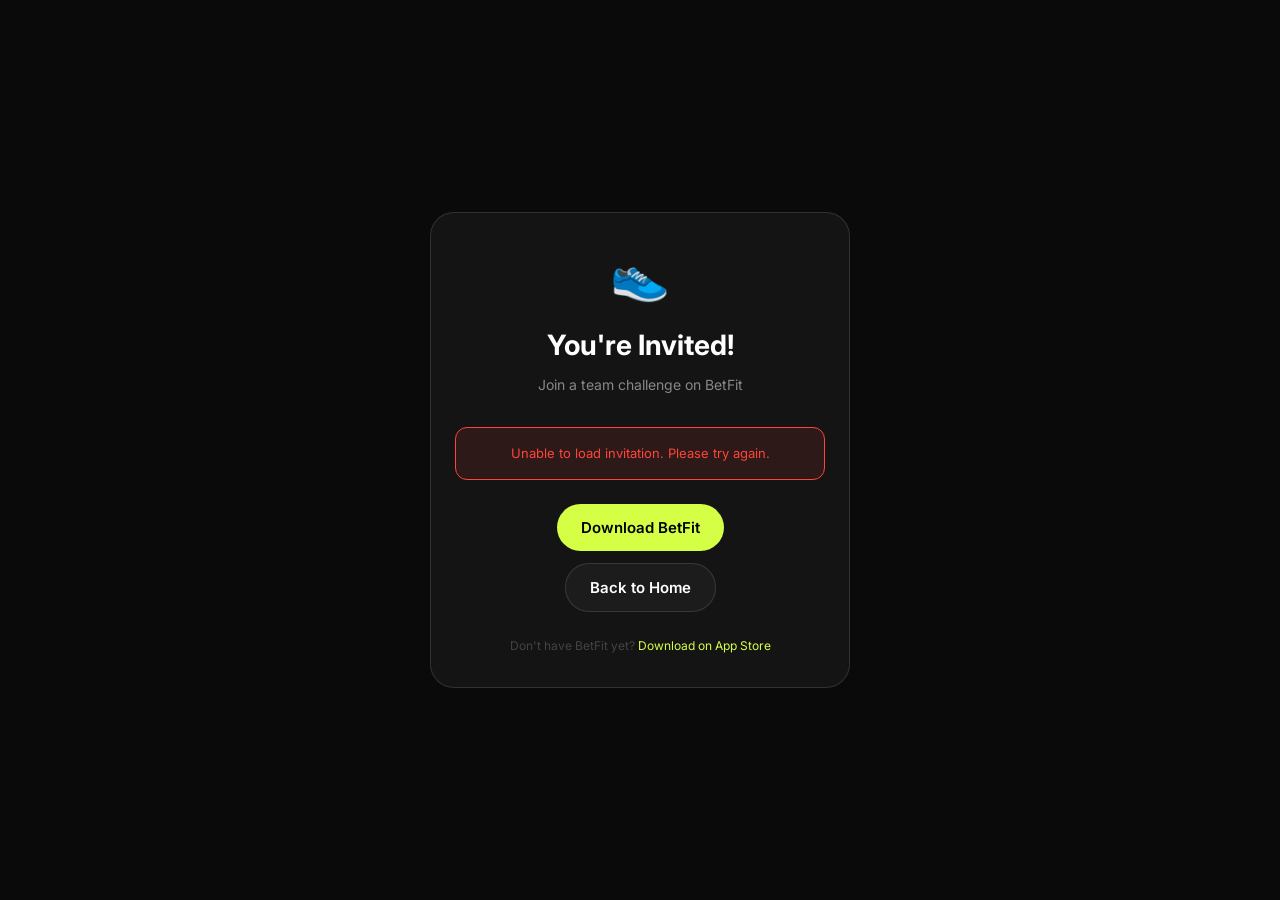
<file: web/join.html>
<!DOCTYPE html>
<html lang="en">
<head>
    <meta charset="UTF-8">
    <meta name="viewport" content="width=device-width, initial-scale=1.0">
    <title>Join BetFit Challenge</title>
    <link rel="preconnect" href="https://fonts.googleapis.com">
    <link rel="preconnect" href="https://fonts.gstatic.com" crossorigin>
    <link href="https://fonts.googleapis.com/css2?family=Inter:wght@400;500;600;700&display=swap" rel="stylesheet">
    <style>
        * {
            margin: 0;
            padding: 0;
            box-sizing: border-box;
        }

        body {
            font-family: 'Inter', -apple-system, BlinkMacSystemFont, 'Segoe UI', sans-serif;
            background: #0A0A0A;
            color: #FFFFFF;
            min-height: 100vh;
            display: flex;
            align-items: center;
            justify-content: center;
            padding: 20px;
        }

        .container {
            max-width: 420px;
            width: 100%;
        }

        .card {
            background: #141414;
            border: 0.5px solid rgba(255, 255, 255, 0.12);
            border-radius: 24px;
            padding: 32px 24px;
            text-align: center;
        }

        .logo {
            font-size: 48px;
            margin-bottom: 24px;
        }

        h1 {
            font-size: 28px;
            font-weight: 700;
            margin-bottom: 12px;
        }

        .subtitle {
            font-size: 14px;
            color: #888888;
            margin-bottom: 32px;
            line-height: 1.5;
        }

        .invite-details {
            background: #0A0A0A;
            border-radius: 16px;
            padding: 20px;
            margin-bottom: 32px;
            text-align: left;
        }

        .detail-item {
            margin-bottom: 16px;
        }

        .detail-label {
            font-size: 11px;
            color: #444444;
            text-transform: uppercase;
            letter-spacing: 0.6px;
            margin-bottom: 6px;
            font-weight: 600;
        }

        .detail-value {
            font-size: 16px;
            font-weight: 600;
            color: #FFFFFF;
        }

        .loading {
            display: flex;
            align-items: center;
            justify-content: center;
            gap: 8px;
            margin: 40px 0;
        }

        .spinner {
            width: 20px;
            height: 20px;
            border: 2px solid rgba(213, 255, 69, 0.2);
            border-top-color: #D5FF45;
            border-radius: 50%;
            animation: spin 0.8s linear infinite;
        }

        @keyframes spin {
            to { transform: rotate(360deg); }
        }

        .error {
            background: rgba(255, 69, 58, 0.1);
            border: 0.5px solid #FF453A;
            border-radius: 12px;
            padding: 16px;
            margin-bottom: 24px;
            font-size: 13px;
            color: #FF453A;
            line-height: 1.5;
        }

        .button-group {
            display: flex;
            flex-direction: column;
            gap: 12px;
        }

        button {
            padding: 14px 24px;
            border: none;
            border-radius: 24px;
            font-size: 15px;
            font-weight: 600;
            cursor: pointer;
            transition: all 0.2s;
            font-family: 'Inter', sans-serif;
        }

        .btn-primary {
            background: #D5FF45;
            color: #000000;
        }

        .btn-primary:hover {
            background: #E5FF75;
        }

        .btn-primary:active {
            transform: scale(0.98);
        }

        .btn-secondary {
            background: #1C1C1C;
            color: #FFFFFF;
            border: 0.5px solid rgba(255, 255, 255, 0.12);
        }

        .btn-secondary:hover {
            background: #252525;
        }

        .btn-secondary:active {
            transform: scale(0.98);
        }

        .btn-disabled {
            opacity: 0.5;
            cursor: not-allowed;
        }

        .btn-disabled:hover {
            background: #D5FF45;
        }

        .footer-text {
            font-size: 12px;
            color: #444444;
            margin-top: 24px;
            line-height: 1.6;
        }

        .footer-text a {
            color: #D5FF45;
            text-decoration: none;
        }

        .footer-text a:hover {
            text-decoration: underline;
        }
    </style>
</head>
<body>
    <div class="container">
        <div class="card">
            <div class="logo">👟</div>

            <h1>You're Invited!</h1>
            <p class="subtitle">Join a team challenge on BetFit</p>

            <div id="content">
                <div class="loading">
                    <div class="spinner"></div>
                    <span>Loading invite...</span>
                </div>
            </div>

            <div class="footer-text">
                Don't have BetFit yet? <a href="https://apps.apple.com/us/app/betfit/id6737249847" target="_blank">Download on App Store</a>
            </div>
        </div>
    </div>

    <script>
        const SUPABASE_URL = "https://jdaqkumsyvijqqgudbjj.supabase.co";
        const SUPABASE_KEY = "sb_publishable_QqaBpCWOr3z-rh7l7JZtDg_R_g-RHKn";

        async function loadInvite() {
            const pathParts = window.location.pathname.split('/');
            const teamId = pathParts[pathParts.length - 1];

            if (!teamId || teamId === 'join' || teamId === '') {
                showError('Invalid invitation link');
                return;
            }

            try {
                // Fetch team and challenge info
                const response = await fetch(
                    `${SUPABASE_URL}/rest/v1/challenge_teams?id=eq.${teamId}&select=name,challenge_id,challenges(name,company)`,
                    {
                        headers: {
                            'apikey': SUPABASE_KEY,
                            'Accept': 'application/json'
                        }
                    }
                );

                if (!response.ok) throw new Error('Failed to load invite');

                const data = await response.json();
                if (!data || data.length === 0) {
                    showError('Invitation not found or has expired');
                    return;
                }

                const team = data[0];
                const challenge = team.challenges?.[0] || {};

                showInvite(team, challenge, teamId);
            } catch (error) {
                console.error('Error loading invite:', error);
                showError('Unable to load invitation. Please try again.');
            }
        }

        function showInvite(team, challenge, teamId) {
            const content = document.getElementById('content');
            const appLink = `betfit://join/${teamId}`;
            const appStoreLink = "https://apps.apple.com/us/app/betfit/id6737249847";

            content.innerHTML = `
                <div class="invite-details">
                    <div class="detail-item">
                        <div class="detail-label">Team</div>
                        <div class="detail-value">${escapeHtml(team.name)}</div>
                    </div>
                    <div class="detail-item">
                        <div class="detail-label">Challenge</div>
                        <div class="detail-value">${escapeHtml(challenge.name || 'BetFit Challenge')}</div>
                    </div>
                    ${challenge.company ? `
                    <div class="detail-item">
                        <div class="detail-label">Organization</div>
                        <div class="detail-value">${escapeHtml(challenge.company)}</div>
                    </div>
                    ` : ''}
                </div>

                <div class="button-group">
                    <a href="${appLink}" onclick="return openApp('${appLink}', '${appStoreLink}')">
                        <button class="btn-primary">Open in BetFit</button>
                    </a>
                    <a href="${appStoreLink}" target="_blank">
                        <button class="btn-secondary">Download BetFit</button>
                    </a>
                </div>
            `;
        }

        function showError(message) {
            const content = document.getElementById('content');
            content.innerHTML = `
                <div class="error">${escapeHtml(message)}</div>
                <div class="button-group">
                    <a href="https://apps.apple.com/us/app/betfit/id6737249847" target="_blank">
                        <button class="btn-primary">Download BetFit</button>
                    </a>
                    <a href="/">
                        <button class="btn-secondary">Back to Home</button>
                    </a>
                </div>
            `;
        }

        function openApp(deepLink, fallbackUrl) {
            // Try to open the app via deeplink
            window.location.href = deepLink;

            // If app isn't installed, fall back to App Store after a short delay
            setTimeout(() => {
                window.location.href = fallbackUrl;
            }, 1500);

            return false;
        }

        function escapeHtml(text) {
            const div = document.createElement('div');
            div.textContent = text;
            return div.innerHTML;
        }

        // Load invite when page loads
        loadInvite();
    </script>
</body>
</html>
</file>
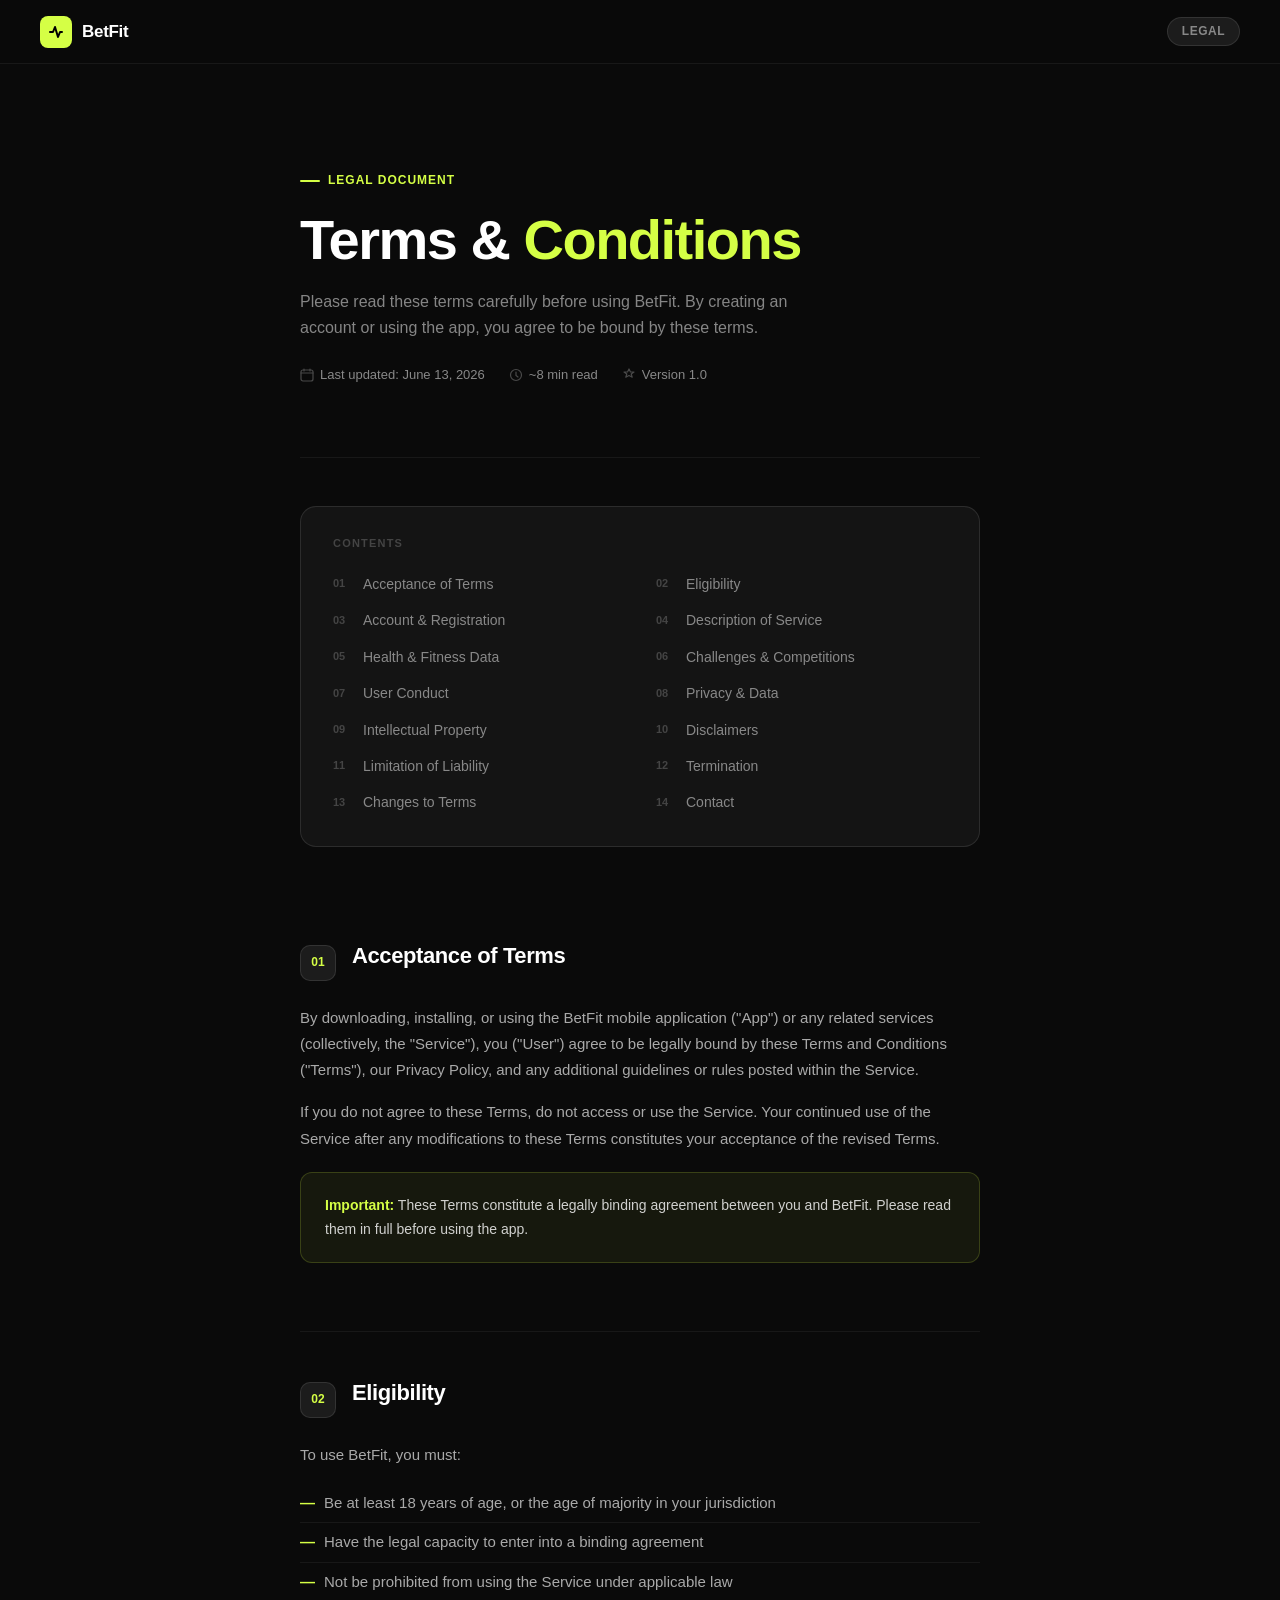
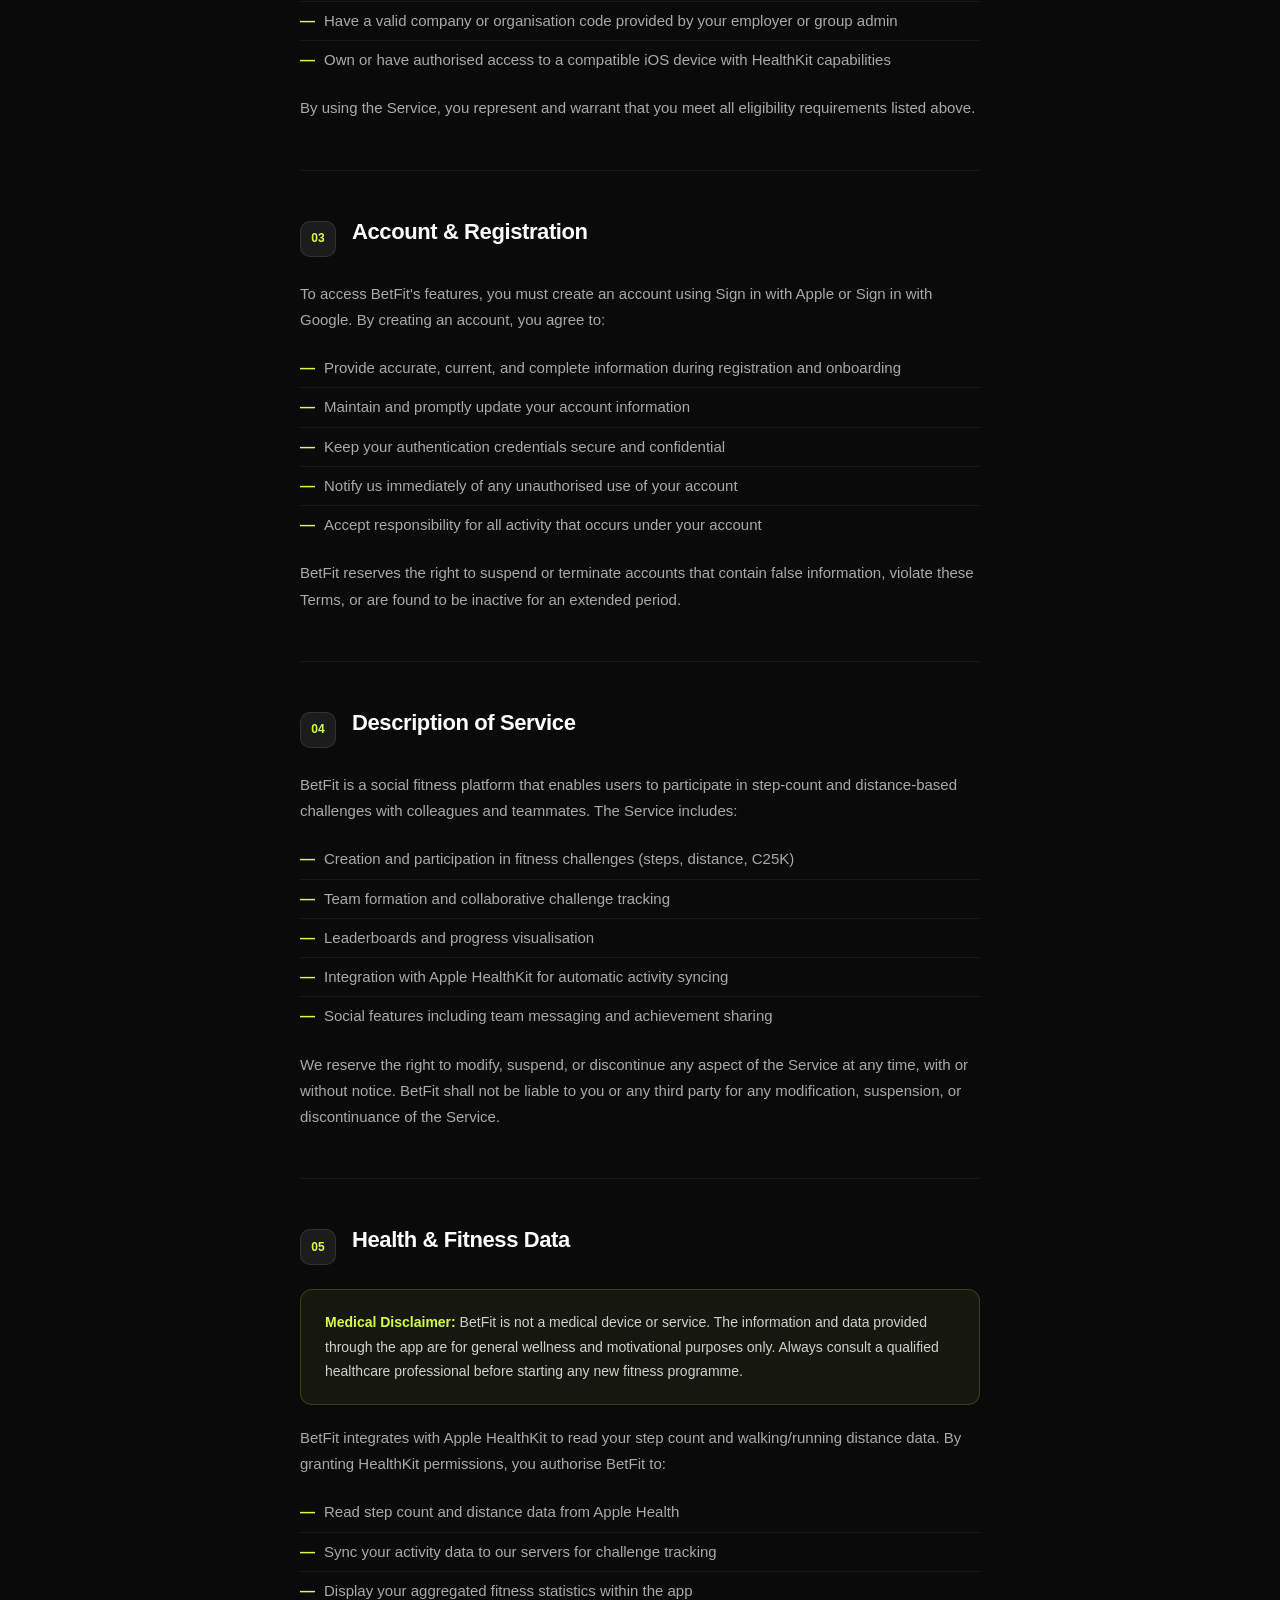
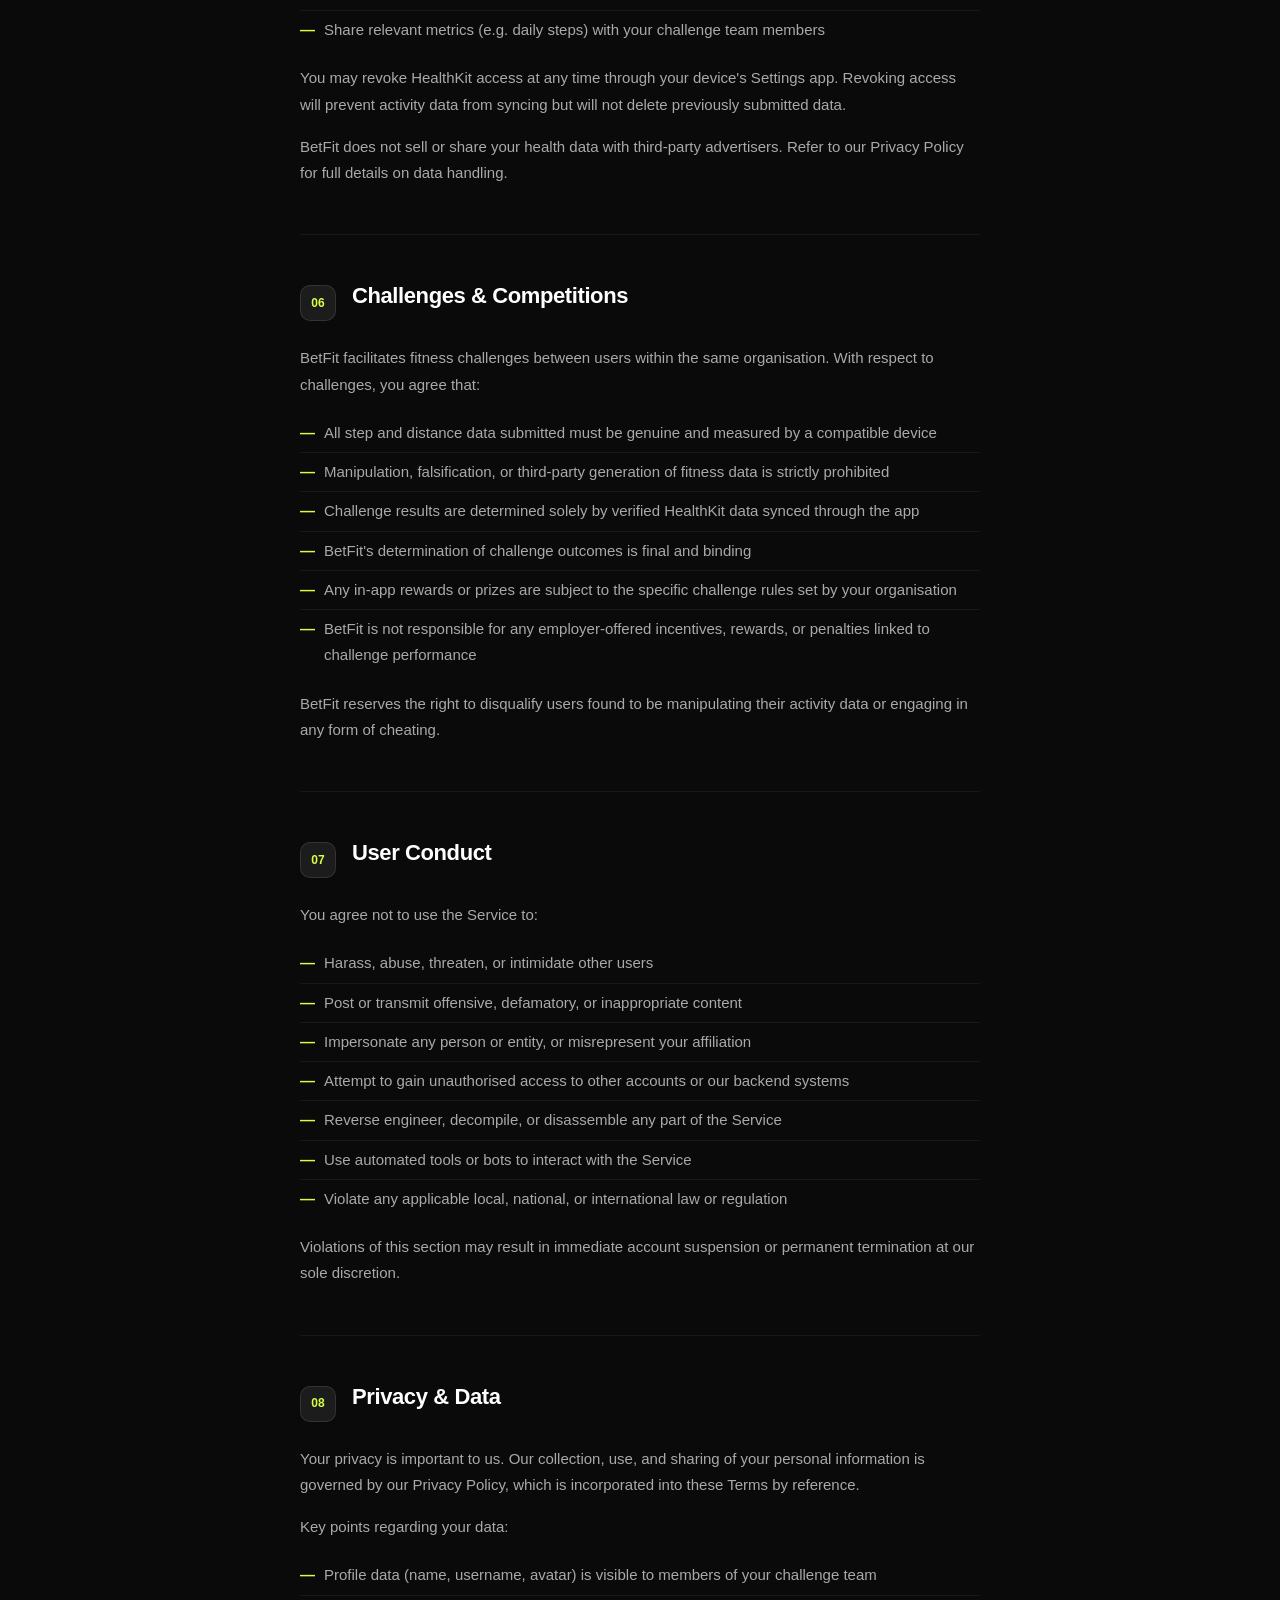
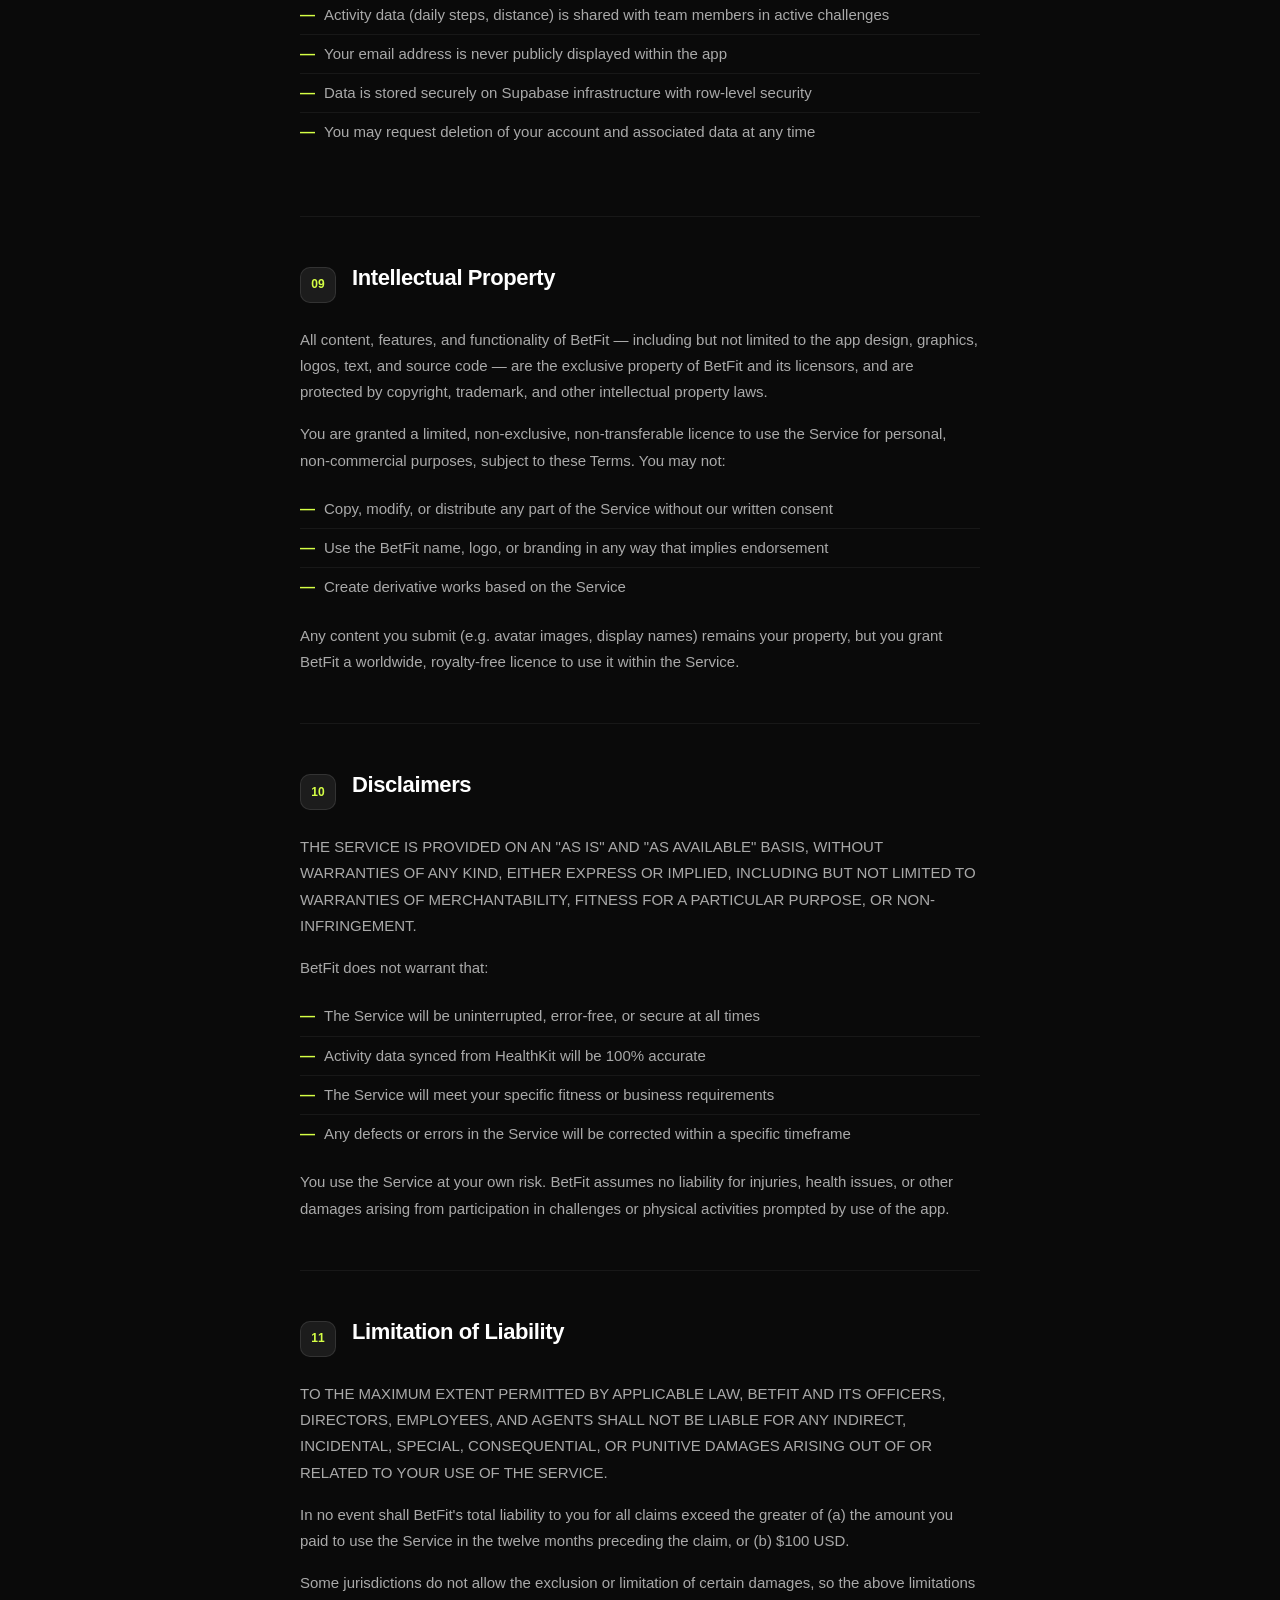
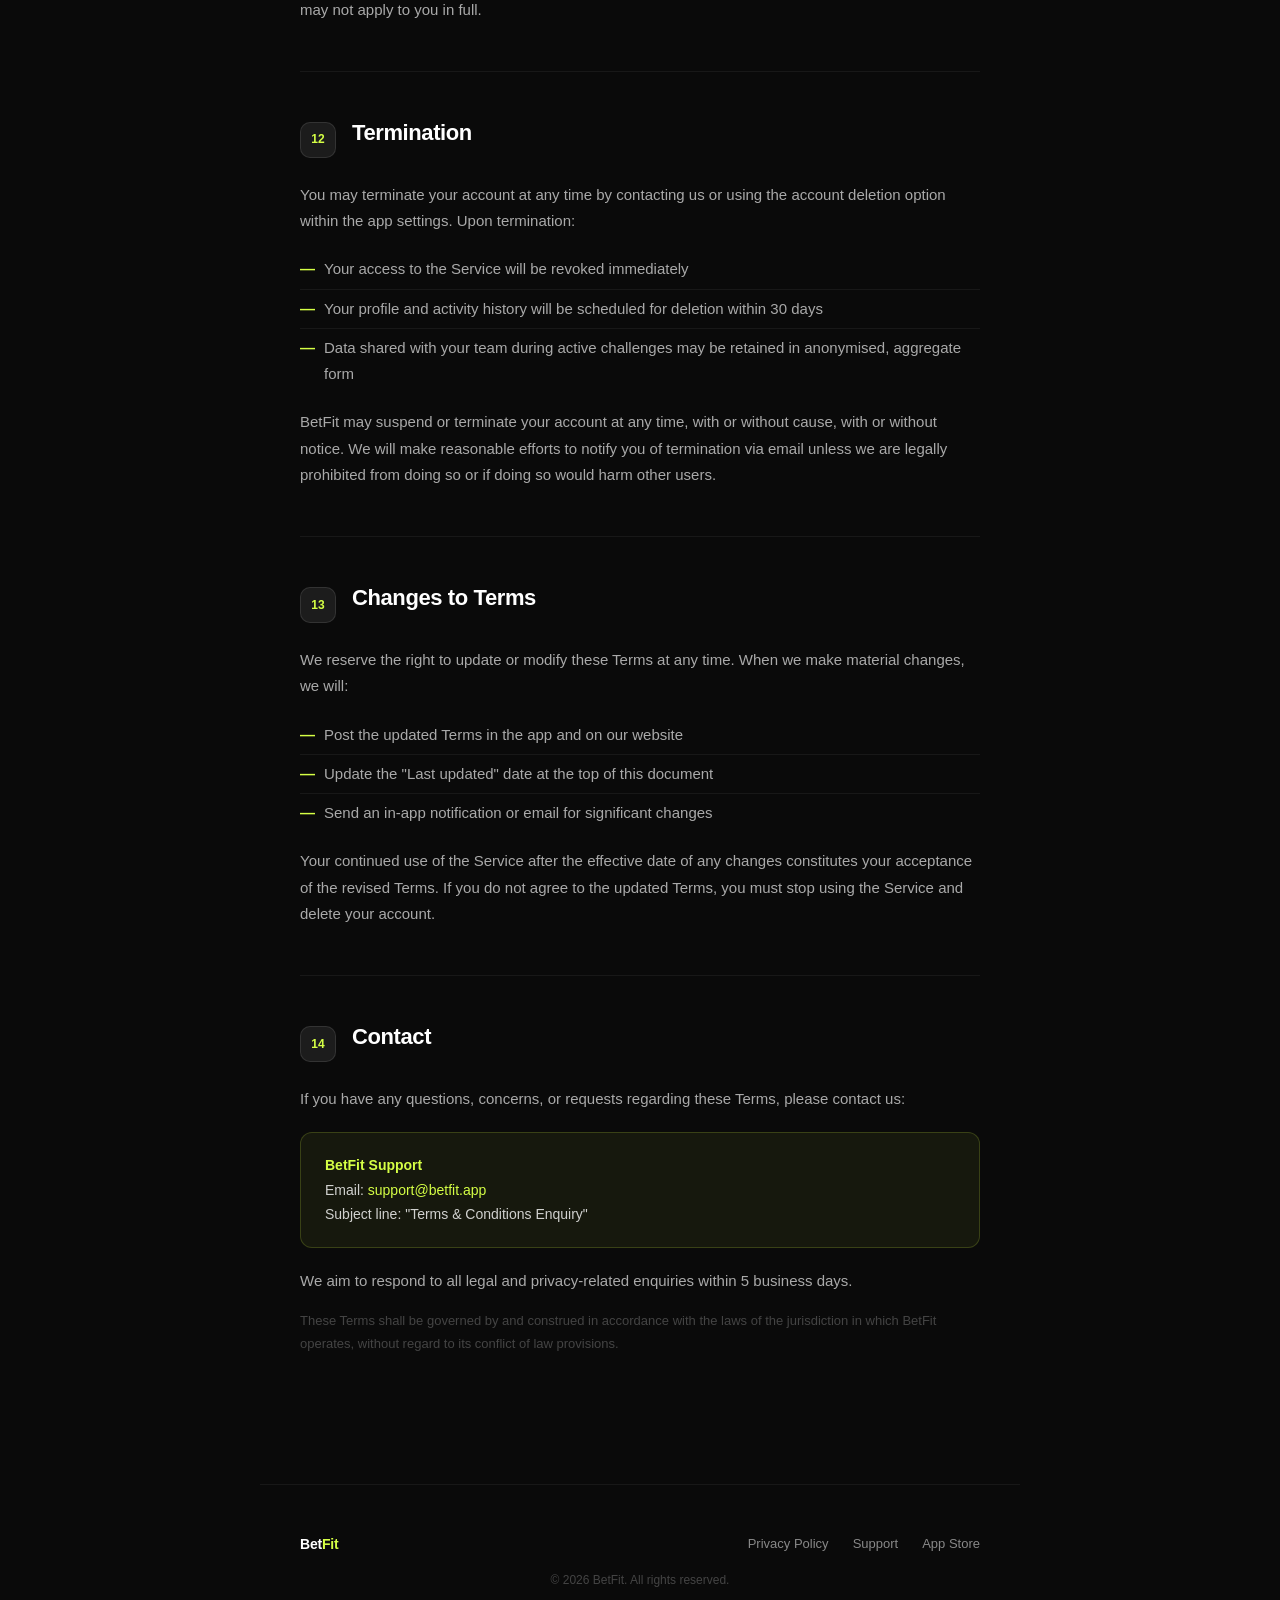
<file: web/terms.html>
<!DOCTYPE html>
<html lang="en">
<head>
  <meta charset="UTF-8" />
  <meta name="viewport" content="width=device-width, initial-scale=1.0" />
  <title>Terms & Conditions — BetFit</title>
  <style>
    *, *::before, *::after { box-sizing: border-box; margin: 0; padding: 0; }

    :root {
      --primary:       #D5FF45;
      --bg:            #0A0A0A;
      --bg-raised:     #141414;
      --bg-elevated:   #1C1C1C;
      --border:        rgba(255,255,255,0.10);
      --border-light:  rgba(255,255,255,0.06);
      --text:          #FFFFFF;
      --text-weak:     #888888;
      --text-muted:    #444444;
      --success:       #4CAF50;
    }

    html { scroll-behavior: smooth; }

    body {
      background: var(--bg);
      color: var(--text);
      font-family: -apple-system, BlinkMacSystemFont, "SF Pro Display", "Segoe UI", sans-serif;
      line-height: 1.6;
      -webkit-font-smoothing: antialiased;
    }

    /* ── NAV ── */
    nav {
      position: sticky;
      top: 0;
      z-index: 100;
      display: flex;
      align-items: center;
      justify-content: space-between;
      padding: 0 40px;
      height: 64px;
      background: rgba(10,10,10,0.85);
      backdrop-filter: blur(20px);
      -webkit-backdrop-filter: blur(20px);
      border-bottom: 1px solid var(--border-light);
    }

    .nav-logo {
      display: flex;
      align-items: center;
      gap: 10px;
      text-decoration: none;
    }

    .logo-mark {
      width: 32px;
      height: 32px;
      background: var(--primary);
      border-radius: 8px;
      display: flex;
      align-items: center;
      justify-content: center;
    }

    .logo-mark svg { width: 18px; height: 18px; }

    .logo-text {
      font-size: 17px;
      font-weight: 700;
      color: var(--text);
      letter-spacing: -0.3px;
    }

    .nav-pill {
      font-size: 12px;
      font-weight: 600;
      color: var(--text-weak);
      background: var(--bg-elevated);
      border: 1px solid var(--border);
      border-radius: 20px;
      padding: 4px 14px;
      letter-spacing: 0.5px;
      text-transform: uppercase;
    }

    /* ── HERO ── */
    .hero {
      padding: 100px 40px 72px;
      max-width: 760px;
      margin: 0 auto;
    }

    .hero-eyebrow {
      display: inline-flex;
      align-items: center;
      gap: 8px;
      font-size: 12px;
      font-weight: 600;
      color: var(--primary);
      letter-spacing: 1px;
      text-transform: uppercase;
      margin-bottom: 20px;
    }

    .hero-eyebrow::before {
      content: "";
      display: block;
      width: 20px;
      height: 2px;
      background: var(--primary);
      border-radius: 2px;
    }

    .hero h1 {
      font-size: clamp(36px, 5vw, 56px);
      font-weight: 800;
      letter-spacing: -1.5px;
      line-height: 1.05;
      margin-bottom: 20px;
      color: var(--text);
    }

    .hero h1 span { color: var(--primary); }

    .hero-meta {
      display: flex;
      align-items: center;
      gap: 24px;
      flex-wrap: wrap;
      margin-top: 24px;
    }

    .meta-item {
      font-size: 13px;
      color: var(--text-weak);
      display: flex;
      align-items: center;
      gap: 6px;
    }

    .meta-item svg { opacity: 0.5; }

    /* ── DIVIDER ── */
    .divider {
      max-width: 760px;
      margin: 0 auto;
      padding: 0 40px;
    }

    .divider hr {
      border: none;
      border-top: 1px solid var(--border-light);
    }

    /* ── TOC ── */
    .toc-wrapper {
      max-width: 760px;
      margin: 48px auto;
      padding: 0 40px;
    }

    .toc {
      background: var(--bg-raised);
      border: 1px solid var(--border);
      border-radius: 16px;
      padding: 28px 32px;
    }

    .toc-title {
      font-size: 11px;
      font-weight: 700;
      color: var(--text-muted);
      letter-spacing: 1.2px;
      text-transform: uppercase;
      margin-bottom: 16px;
    }

    .toc ol {
      list-style: none;
      counter-reset: toc-counter;
      display: grid;
      grid-template-columns: 1fr 1fr;
      gap: 6px 32px;
    }

    @media (max-width: 520px) {
      .toc ol { grid-template-columns: 1fr; }
    }

    .toc li {
      counter-increment: toc-counter;
    }

    .toc li a {
      font-size: 14px;
      color: var(--text-weak);
      text-decoration: none;
      display: flex;
      align-items: center;
      gap: 8px;
      padding: 4px 0;
      transition: color 0.15s;
    }

    .toc li a::before {
      content: counter(toc-counter, decimal-leading-zero);
      font-size: 11px;
      font-weight: 600;
      color: var(--text-muted);
      font-variant-numeric: tabular-nums;
      min-width: 22px;
    }

    .toc li a:hover { color: var(--primary); }
    .toc li a:hover::before { color: var(--primary); }

    /* ── CONTENT ── */
    .content {
      max-width: 760px;
      margin: 0 auto 80px;
      padding: 0 40px;
    }

    .section {
      padding: 48px 0;
      border-bottom: 1px solid var(--border-light);
    }

    .section:last-child { border-bottom: none; }

    .section-header {
      display: flex;
      align-items: flex-start;
      gap: 16px;
      margin-bottom: 24px;
    }

    .section-number {
      flex-shrink: 0;
      width: 36px;
      height: 36px;
      background: var(--bg-elevated);
      border: 1px solid var(--border);
      border-radius: 10px;
      display: flex;
      align-items: center;
      justify-content: center;
      font-size: 12px;
      font-weight: 700;
      color: var(--primary);
      font-variant-numeric: tabular-nums;
      margin-top: 2px;
    }

    .section h2 {
      font-size: 22px;
      font-weight: 700;
      letter-spacing: -0.4px;
      color: var(--text);
      line-height: 1.2;
    }

    .section p {
      font-size: 15px;
      color: rgba(255,255,255,0.65);
      line-height: 1.75;
      margin-bottom: 16px;
    }

    .section p:last-child { margin-bottom: 0; }

    .section ul, .section ol {
      padding-left: 0;
      list-style: none;
      margin-bottom: 16px;
    }

    .section ul li, .section ol li {
      font-size: 15px;
      color: rgba(255,255,255,0.65);
      line-height: 1.75;
      padding: 6px 0 6px 24px;
      position: relative;
      border-bottom: 1px solid var(--border-light);
    }

    .section ul li:last-child, .section ol li:last-child { border-bottom: none; }

    .section ul li::before {
      content: "—";
      position: absolute;
      left: 0;
      color: var(--primary);
      font-weight: 700;
    }

    .section ol {
      counter-reset: list-counter;
    }

    .section ol li {
      counter-increment: list-counter;
    }

    .section ol li::before {
      content: counter(list-counter) ".";
      position: absolute;
      left: 0;
      color: var(--primary);
      font-size: 13px;
      font-weight: 700;
    }

    .highlight-box {
      background: rgba(213,255,69,0.06);
      border: 1px solid rgba(213,255,69,0.18);
      border-radius: 12px;
      padding: 20px 24px;
      margin: 20px 0;
    }

    .highlight-box p {
      color: rgba(255,255,255,0.8);
      margin-bottom: 0;
      font-size: 14px;
    }

    .highlight-box strong {
      color: var(--primary);
    }

    /* ── FOOTER ── */
    footer {
      border-top: 1px solid var(--border-light);
      padding: 48px 40px;
      max-width: 760px;
      margin: 0 auto;
    }

    .footer-inner {
      display: flex;
      align-items: center;
      justify-content: space-between;
      flex-wrap: wrap;
      gap: 16px;
    }

    .footer-brand {
      font-size: 14px;
      font-weight: 700;
      color: var(--text);
      letter-spacing: -0.2px;
    }

    .footer-brand span { color: var(--primary); }

    .footer-links {
      display: flex;
      gap: 24px;
    }

    .footer-links a {
      font-size: 13px;
      color: var(--text-weak);
      text-decoration: none;
      transition: color 0.15s;
    }

    .footer-links a:hover { color: var(--text); }

    .footer-copy {
      font-size: 12px;
      color: var(--text-muted);
      margin-top: 16px;
      text-align: center;
    }

    /* ── RESPONSIVE ── */
    @media (max-width: 600px) {
      nav { padding: 0 20px; }
      .hero, .toc-wrapper, .content, .divider, footer { padding-left: 20px; padding-right: 20px; }
      .hero { padding-top: 64px; }
      .toc { padding: 20px; }
      .footer-inner { flex-direction: column; align-items: flex-start; }
    }
  </style>
</head>
<body>

  <!-- NAV -->
  <nav>
    <a class="nav-logo" href="#">
      <div class="logo-mark">
        <svg viewBox="0 0 18 18" fill="none" xmlns="http://www.w3.org/2000/svg">
          <path d="M3 9h3l2-5 3 10 2-5h2" stroke="#000" stroke-width="2" stroke-linecap="round" stroke-linejoin="round"/>
        </svg>
      </div>
      <span class="logo-text">BetFit</span>
    </a>
    <span class="nav-pill">Legal</span>
  </nav>

  <!-- HERO -->
  <header class="hero">
    <div class="hero-eyebrow">Legal Document</div>
    <h1>Terms &amp; <span>Conditions</span></h1>
    <p style="font-size:16px; color:rgba(255,255,255,0.5); margin-top:12px; max-width:520px;">
      Please read these terms carefully before using BetFit. By creating an account or using the app, you agree to be bound by these terms.
    </p>
    <div class="hero-meta">
      <span class="meta-item">
        <svg width="14" height="14" viewBox="0 0 14 14" fill="none"><rect x="1" y="2" width="12" height="11" rx="2" stroke="#888" stroke-width="1.2"/><path d="M4 1v2M10 1v2M1 5h12" stroke="#888" stroke-width="1.2" stroke-linecap="round"/></svg>
        Last updated: June 13, 2026
      </span>
      <span class="meta-item">
        <svg width="14" height="14" viewBox="0 0 14 14" fill="none"><circle cx="7" cy="7" r="5.5" stroke="#888" stroke-width="1.2"/><path d="M7 4v3.5l2 1.5" stroke="#888" stroke-width="1.2" stroke-linecap="round"/></svg>
        ~8 min read
      </span>
      <span class="meta-item">
        <svg width="14" height="14" viewBox="0 0 14 14" fill="none"><path d="M7 1l1.5 3H12l-2.8 2 1 3.2L7 7.5l-3.2 1.7 1-3.2L2 4h3.5L7 1z" stroke="#888" stroke-width="1.2" stroke-linejoin="round"/></svg>
        Version 1.0
      </span>
    </div>
  </header>

  <div class="divider"><hr /></div>

  <!-- TABLE OF CONTENTS -->
  <div class="toc-wrapper">
    <div class="toc">
      <div class="toc-title">Contents</div>
      <ol>
        <li><a href="#acceptance">Acceptance of Terms</a></li>
        <li><a href="#eligibility">Eligibility</a></li>
        <li><a href="#account">Account &amp; Registration</a></li>
        <li><a href="#service">Description of Service</a></li>
        <li><a href="#health">Health &amp; Fitness Data</a></li>
        <li><a href="#challenges">Challenges &amp; Competitions</a></li>
        <li><a href="#conduct">User Conduct</a></li>
        <li><a href="#privacy">Privacy &amp; Data</a></li>
        <li><a href="#intellectual">Intellectual Property</a></li>
        <li><a href="#disclaimer">Disclaimers</a></li>
        <li><a href="#liability">Limitation of Liability</a></li>
        <li><a href="#termination">Termination</a></li>
        <li><a href="#changes">Changes to Terms</a></li>
        <li><a href="#contact">Contact</a></li>
      </ol>
    </div>
  </div>

  <!-- CONTENT -->
  <main class="content">

    <div class="section" id="acceptance">
      <div class="section-header">
        <div class="section-number">01</div>
        <h2>Acceptance of Terms</h2>
      </div>
      <p>By downloading, installing, or using the BetFit mobile application ("App") or any related services (collectively, the "Service"), you ("User") agree to be legally bound by these Terms and Conditions ("Terms"), our Privacy Policy, and any additional guidelines or rules posted within the Service.</p>
      <p>If you do not agree to these Terms, do not access or use the Service. Your continued use of the Service after any modifications to these Terms constitutes your acceptance of the revised Terms.</p>
      <div class="highlight-box">
        <p><strong>Important:</strong> These Terms constitute a legally binding agreement between you and BetFit. Please read them in full before using the app.</p>
      </div>
    </div>

    <div class="section" id="eligibility">
      <div class="section-header">
        <div class="section-number">02</div>
        <h2>Eligibility</h2>
      </div>
      <p>To use BetFit, you must:</p>
      <ul>
        <li>Be at least 18 years of age, or the age of majority in your jurisdiction</li>
        <li>Have the legal capacity to enter into a binding agreement</li>
        <li>Not be prohibited from using the Service under applicable law</li>
        <li>Have a valid company or organisation code provided by your employer or group admin</li>
        <li>Own or have authorised access to a compatible iOS device with HealthKit capabilities</li>
      </ul>
      <p>By using the Service, you represent and warrant that you meet all eligibility requirements listed above.</p>
    </div>

    <div class="section" id="account">
      <div class="section-header">
        <div class="section-number">03</div>
        <h2>Account &amp; Registration</h2>
      </div>
      <p>To access BetFit's features, you must create an account using Sign in with Apple or Sign in with Google. By creating an account, you agree to:</p>
      <ul>
        <li>Provide accurate, current, and complete information during registration and onboarding</li>
        <li>Maintain and promptly update your account information</li>
        <li>Keep your authentication credentials secure and confidential</li>
        <li>Notify us immediately of any unauthorised use of your account</li>
        <li>Accept responsibility for all activity that occurs under your account</li>
      </ul>
      <p>BetFit reserves the right to suspend or terminate accounts that contain false information, violate these Terms, or are found to be inactive for an extended period.</p>
    </div>

    <div class="section" id="service">
      <div class="section-header">
        <div class="section-number">04</div>
        <h2>Description of Service</h2>
      </div>
      <p>BetFit is a social fitness platform that enables users to participate in step-count and distance-based challenges with colleagues and teammates. The Service includes:</p>
      <ul>
        <li>Creation and participation in fitness challenges (steps, distance, C25K)</li>
        <li>Team formation and collaborative challenge tracking</li>
        <li>Leaderboards and progress visualisation</li>
        <li>Integration with Apple HealthKit for automatic activity syncing</li>
        <li>Social features including team messaging and achievement sharing</li>
      </ul>
      <p>We reserve the right to modify, suspend, or discontinue any aspect of the Service at any time, with or without notice. BetFit shall not be liable to you or any third party for any modification, suspension, or discontinuance of the Service.</p>
    </div>

    <div class="section" id="health">
      <div class="section-header">
        <div class="section-number">05</div>
        <h2>Health &amp; Fitness Data</h2>
      </div>
      <div class="highlight-box">
        <p><strong>Medical Disclaimer:</strong> BetFit is not a medical device or service. The information and data provided through the app are for general wellness and motivational purposes only. Always consult a qualified healthcare professional before starting any new fitness programme.</p>
      </div>
      <p>BetFit integrates with Apple HealthKit to read your step count and walking/running distance data. By granting HealthKit permissions, you authorise BetFit to:</p>
      <ul>
        <li>Read step count and distance data from Apple Health</li>
        <li>Sync your activity data to our servers for challenge tracking</li>
        <li>Display your aggregated fitness statistics within the app</li>
        <li>Share relevant metrics (e.g. daily steps) with your challenge team members</li>
      </ul>
      <p>You may revoke HealthKit access at any time through your device's Settings app. Revoking access will prevent activity data from syncing but will not delete previously submitted data.</p>
      <p>BetFit does not sell or share your health data with third-party advertisers. Refer to our Privacy Policy for full details on data handling.</p>
    </div>

    <div class="section" id="challenges">
      <div class="section-header">
        <div class="section-number">06</div>
        <h2>Challenges &amp; Competitions</h2>
      </div>
      <p>BetFit facilitates fitness challenges between users within the same organisation. With respect to challenges, you agree that:</p>
      <ul>
        <li>All step and distance data submitted must be genuine and measured by a compatible device</li>
        <li>Manipulation, falsification, or third-party generation of fitness data is strictly prohibited</li>
        <li>Challenge results are determined solely by verified HealthKit data synced through the app</li>
        <li>BetFit's determination of challenge outcomes is final and binding</li>
        <li>Any in-app rewards or prizes are subject to the specific challenge rules set by your organisation</li>
        <li>BetFit is not responsible for any employer-offered incentives, rewards, or penalties linked to challenge performance</li>
      </ul>
      <p>BetFit reserves the right to disqualify users found to be manipulating their activity data or engaging in any form of cheating.</p>
    </div>

    <div class="section" id="conduct">
      <div class="section-header">
        <div class="section-number">07</div>
        <h2>User Conduct</h2>
      </div>
      <p>You agree not to use the Service to:</p>
      <ul>
        <li>Harass, abuse, threaten, or intimidate other users</li>
        <li>Post or transmit offensive, defamatory, or inappropriate content</li>
        <li>Impersonate any person or entity, or misrepresent your affiliation</li>
        <li>Attempt to gain unauthorised access to other accounts or our backend systems</li>
        <li>Reverse engineer, decompile, or disassemble any part of the Service</li>
        <li>Use automated tools or bots to interact with the Service</li>
        <li>Violate any applicable local, national, or international law or regulation</li>
      </ul>
      <p>Violations of this section may result in immediate account suspension or permanent termination at our sole discretion.</p>
    </div>

    <div class="section" id="privacy">
      <div class="section-header">
        <div class="section-number">08</div>
        <h2>Privacy &amp; Data</h2>
      </div>
      <p>Your privacy is important to us. Our collection, use, and sharing of your personal information is governed by our Privacy Policy, which is incorporated into these Terms by reference.</p>
      <p>Key points regarding your data:</p>
      <ul>
        <li>Profile data (name, username, avatar) is visible to members of your challenge team</li>
        <li>Activity data (daily steps, distance) is shared with team members in active challenges</li>
        <li>Your email address is never publicly displayed within the app</li>
        <li>Data is stored securely on Supabase infrastructure with row-level security</li>
        <li>You may request deletion of your account and associated data at any time</li>
      </ul>
    </div>

    <div class="section" id="intellectual">
      <div class="section-header">
        <div class="section-number">09</div>
        <h2>Intellectual Property</h2>
      </div>
      <p>All content, features, and functionality of BetFit — including but not limited to the app design, graphics, logos, text, and source code — are the exclusive property of BetFit and its licensors, and are protected by copyright, trademark, and other intellectual property laws.</p>
      <p>You are granted a limited, non-exclusive, non-transferable licence to use the Service for personal, non-commercial purposes, subject to these Terms. You may not:</p>
      <ul>
        <li>Copy, modify, or distribute any part of the Service without our written consent</li>
        <li>Use the BetFit name, logo, or branding in any way that implies endorsement</li>
        <li>Create derivative works based on the Service</li>
      </ul>
      <p>Any content you submit (e.g. avatar images, display names) remains your property, but you grant BetFit a worldwide, royalty-free licence to use it within the Service.</p>
    </div>

    <div class="section" id="disclaimer">
      <div class="section-header">
        <div class="section-number">10</div>
        <h2>Disclaimers</h2>
      </div>
      <p>THE SERVICE IS PROVIDED ON AN "AS IS" AND "AS AVAILABLE" BASIS, WITHOUT WARRANTIES OF ANY KIND, EITHER EXPRESS OR IMPLIED, INCLUDING BUT NOT LIMITED TO WARRANTIES OF MERCHANTABILITY, FITNESS FOR A PARTICULAR PURPOSE, OR NON-INFRINGEMENT.</p>
      <p>BetFit does not warrant that:</p>
      <ul>
        <li>The Service will be uninterrupted, error-free, or secure at all times</li>
        <li>Activity data synced from HealthKit will be 100% accurate</li>
        <li>The Service will meet your specific fitness or business requirements</li>
        <li>Any defects or errors in the Service will be corrected within a specific timeframe</li>
      </ul>
      <p>You use the Service at your own risk. BetFit assumes no liability for injuries, health issues, or other damages arising from participation in challenges or physical activities prompted by use of the app.</p>
    </div>

    <div class="section" id="liability">
      <div class="section-header">
        <div class="section-number">11</div>
        <h2>Limitation of Liability</h2>
      </div>
      <p>TO THE MAXIMUM EXTENT PERMITTED BY APPLICABLE LAW, BETFIT AND ITS OFFICERS, DIRECTORS, EMPLOYEES, AND AGENTS SHALL NOT BE LIABLE FOR ANY INDIRECT, INCIDENTAL, SPECIAL, CONSEQUENTIAL, OR PUNITIVE DAMAGES ARISING OUT OF OR RELATED TO YOUR USE OF THE SERVICE.</p>
      <p>In no event shall BetFit's total liability to you for all claims exceed the greater of (a) the amount you paid to use the Service in the twelve months preceding the claim, or (b) $100 USD.</p>
      <p>Some jurisdictions do not allow the exclusion or limitation of certain damages, so the above limitations may not apply to you in full.</p>
    </div>

    <div class="section" id="termination">
      <div class="section-header">
        <div class="section-number">12</div>
        <h2>Termination</h2>
      </div>
      <p>You may terminate your account at any time by contacting us or using the account deletion option within the app settings. Upon termination:</p>
      <ul>
        <li>Your access to the Service will be revoked immediately</li>
        <li>Your profile and activity history will be scheduled for deletion within 30 days</li>
        <li>Data shared with your team during active challenges may be retained in anonymised, aggregate form</li>
      </ul>
      <p>BetFit may suspend or terminate your account at any time, with or without cause, with or without notice. We will make reasonable efforts to notify you of termination via email unless we are legally prohibited from doing so or if doing so would harm other users.</p>
    </div>

    <div class="section" id="changes">
      <div class="section-header">
        <div class="section-number">13</div>
        <h2>Changes to Terms</h2>
      </div>
      <p>We reserve the right to update or modify these Terms at any time. When we make material changes, we will:</p>
      <ul>
        <li>Post the updated Terms in the app and on our website</li>
        <li>Update the "Last updated" date at the top of this document</li>
        <li>Send an in-app notification or email for significant changes</li>
      </ul>
      <p>Your continued use of the Service after the effective date of any changes constitutes your acceptance of the revised Terms. If you do not agree to the updated Terms, you must stop using the Service and delete your account.</p>
    </div>

    <div class="section" id="contact">
      <div class="section-header">
        <div class="section-number">14</div>
        <h2>Contact</h2>
      </div>
      <p>If you have any questions, concerns, or requests regarding these Terms, please contact us:</p>
      <div class="highlight-box">
        <p><strong>BetFit Support</strong><br/>
        Email: <a href="mailto:support@betfit.app" style="color:var(--primary); text-decoration:none;">support@betfit.app</a><br/>
        Subject line: "Terms &amp; Conditions Enquiry"</p>
      </div>
      <p>We aim to respond to all legal and privacy-related enquiries within 5 business days.</p>
      <p style="margin-top:8px; font-size:13px; color:var(--text-muted);">These Terms shall be governed by and construed in accordance with the laws of the jurisdiction in which BetFit operates, without regard to its conflict of law provisions.</p>
    </div>

  </main>

  <!-- FOOTER -->
  <footer>
    <div class="footer-inner">
      <div>
        <div class="footer-brand">Bet<span>Fit</span></div>
      </div>
      <div class="footer-links">
        <a href="#">Privacy Policy</a>
        <a href="#">Support</a>
        <a href="#">App Store</a>
      </div>
    </div>
    <p class="footer-copy">© 2026 BetFit. All rights reserved.</p>
  </footer>

</body>
</html>
</file>
